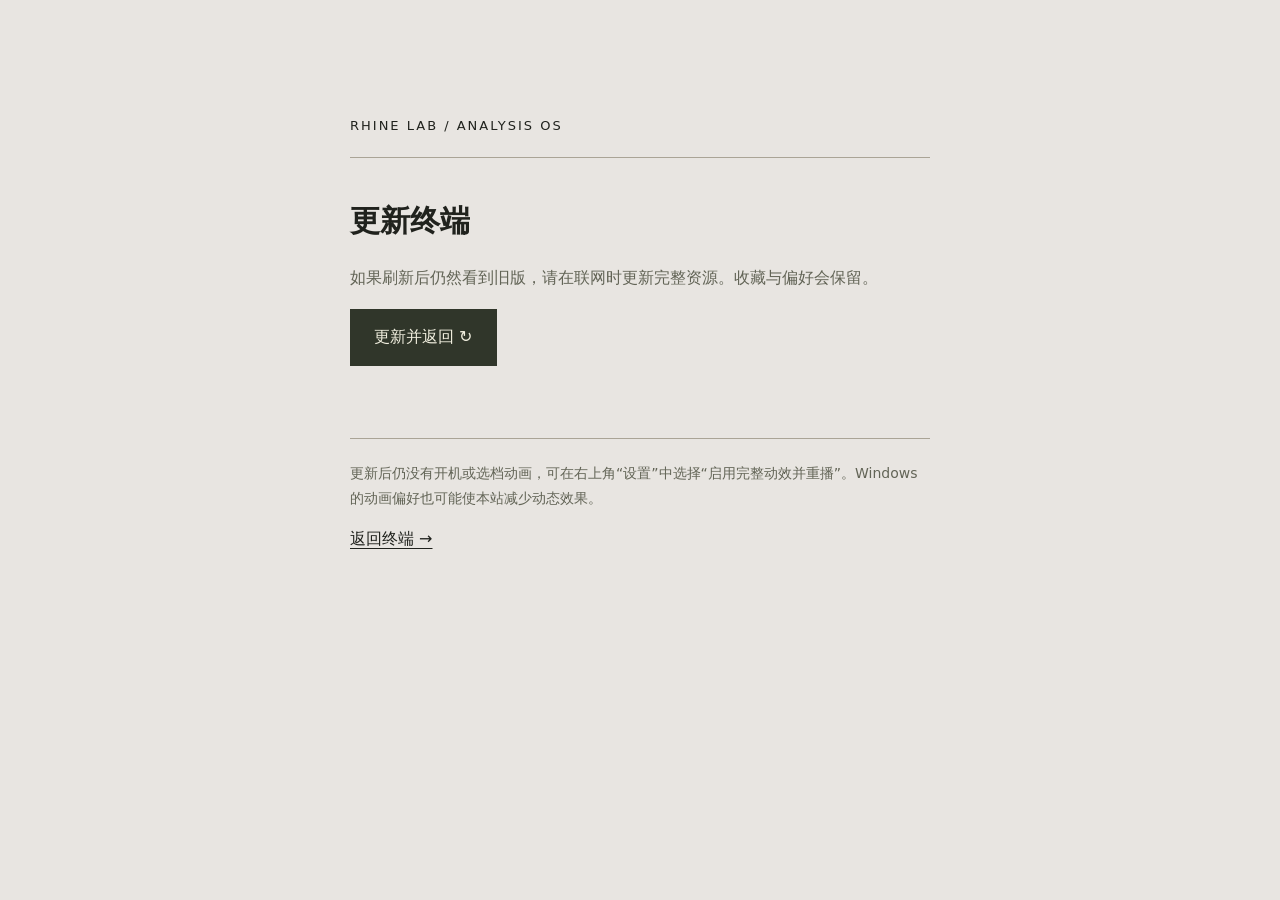
<file: update.html>
<!doctype html>
<html lang="zh-CN">
<head>
  <meta charset="utf-8">
  <meta name="viewport" content="width=device-width, initial-scale=1, viewport-fit=cover">
  <meta name="theme-color" content="#e8e5e1">
  <title>更新终端 · Rhine Lab</title>
  <style>
    * { box-sizing: border-box; }
    body { margin: 0; padding: max(24px, env(safe-area-inset-top)) max(24px, env(safe-area-inset-right)) max(24px, env(safe-area-inset-bottom)) max(24px, env(safe-area-inset-left)); background: #e8e5e1; color: #20221d; font: 16px/1.8 "MiSans", "PingFang SC", "Microsoft YaHei", system-ui, sans-serif; }
    main { max-width: 580px; margin: 10vh auto; }
    .brand { font-size: 13px; letter-spacing: 2px; border-bottom: 1px solid #aaa496; padding-bottom: 20px; }
    h1 { font-size: 30px; font-weight: 600; margin: 36px 0 16px; }
    p { color: #626456; }
    button { border: 0; background: #30362a; color: #f1efdf; padding: 14px 24px; min-height: 48px; font: inherit; cursor: pointer; }
    button:disabled { opacity: .65; cursor: wait; }
    a { color: inherit; text-underline-offset: 4px; }
    #status { min-height: 2em; margin: 20px 0; }
    .help { font-size: 14px; border-top: 1px solid #aaa496; padding-top: 22px; }
  </style>
</head>
<body>
  <main>
    <div class="brand">RHINE LAB / ANALYSIS OS</div>
    <h1>更新终端</h1>
    <p>如果刷新后仍然看到旧版，请在联网时更新完整资源。收藏与偏好会保留。</p>
    <button id="update">更新并返回 ↻</button>
    <p id="status" role="status" aria-live="polite"></p>
    <p class="help">更新后仍没有开机或选档动画，可在右上角“设置”中选择“启用完整动效并重播”。Windows 的动画偏好也可能使本站减少动态效果。</p>
    <a href="./">返回终端 →</a>
  </main>
  <script src="./update.js"></script>
</body>
</html>
</file>
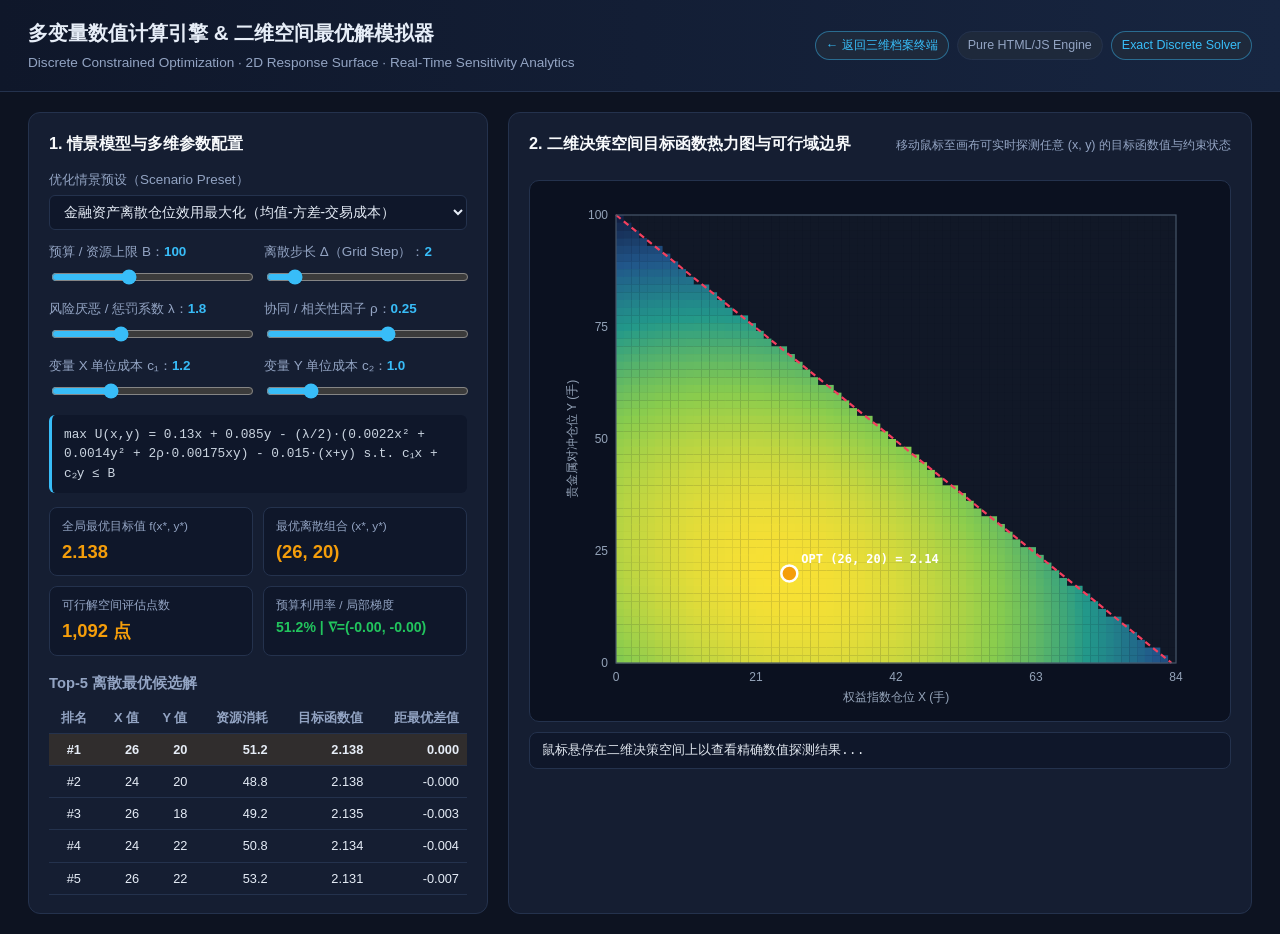
<file: demo/optimizer.html>
<!DOCTYPE html>
<html lang="zh-CN">
<head>
  <meta charset="UTF-8" />
  <meta name="viewport" content="width=device-width, initial-scale=1.0" />
  <title>多变量数值计算引擎与二维空间最优解模拟器</title>
  <link rel="stylesheet" href="optimizer.css" />
</head>
<body>
  <header class="topbar">
    <div>
      <h1>多变量数值计算引擎 &amp; 二维空间最优解模拟器</h1>
      <p class="subtitle">Discrete Constrained Optimization · 2D Response Surface · Real-Time Sensitivity Analytics</p>
    </div>
    <div class="badge-group">
      <a class="badge accent" href="../index.html?file=X-004" style="text-decoration:none;">← 返回三维档案终端</a>
      <span class="badge">Pure HTML/JS Engine</span>
      <span class="badge accent">Exact Discrete Solver</span>
    </div>
  </header>

  <main class="layout">
    <section class="panel controls">
      <h2>1. 情景模型与多维参数配置</h2>

      <label class="field">
        <span>优化情景预设（Scenario Preset）</span>
        <select id="scenarioSelect">
          <option value="portfolio">金融资产离散仓位效用最大化（均值-方差-交易成本）</option>
          <option value="production">复杂离散条件多要素产出与边际利润最优化</option>
          <option value="grid">量化网格交易参数二维寻优（步长 × 仓位档位）</option>
        </select>
      </label>

      <div class="control-grid">
        <label class="field">
          <span>预算 / 资源上限 B：<strong id="valBudget">100</strong></span>
          <input type="range" id="paramBudget" min="40" max="200" step="5" value="100" />
        </label>

        <label class="field">
          <span>离散步长 Δ（Grid Step）：<strong id="valStep">2</strong></span>
          <input type="range" id="paramStep" min="1" max="10" step="1" value="2" />
        </label>

        <label class="field">
          <span>风险厌恶 / 惩罚系数 λ：<strong id="valLambda">1.8</strong></span>
          <input type="range" id="paramLambda" min="0.2" max="5.0" step="0.2" value="1.8" />
        </label>

        <label class="field">
          <span>协同 / 相关性因子 ρ：<strong id="valRho">0.25</strong></span>
          <input type="range" id="paramRho" min="-0.60" max="0.80" step="0.05" value="0.25" />
        </label>

        <label class="field">
          <span>变量 X 单位成本 c₁：<strong id="valC1">1.2</strong></span>
          <input type="range" id="paramC1" min="0.5" max="3.0" step="0.1" value="1.2" />
        </label>

        <label class="field">
          <span>变量 Y 单位成本 c₂：<strong id="valC2">1.0</strong></span>
          <input type="range" id="paramC2" min="0.5" max="3.0" step="0.1" value="1.0" />
        </label>
      </div>

      <div class="formula-box" id="formulaBox"></div>

      <div class="kpi-grid">
        <div class="kpi-card">
          <div class="kpi-label">全局最优目标值 f(x*, y*)</div>
          <div class="kpi-value" id="optVal">--</div>
        </div>
        <div class="kpi-card">
          <div class="kpi-label">最优离散组合 (x*, y*)</div>
          <div class="kpi-value" id="optXY">--</div>
        </div>
        <div class="kpi-card">
          <div class="kpi-label">可行解空间评估点数</div>
          <div class="kpi-value" id="feasibleCount">--</div>
        </div>
        <div class="kpi-card">
          <div class="kpi-label">预算利用率 / 局部梯度</div>
          <div class="kpi-value small" id="optMeta">--</div>
        </div>
      </div>

      <h3>Top-5 离散最优候选解</h3>
      <table class="rank-table">
        <thead>
          <tr>
            <th>排名</th>
            <th>X 值</th>
            <th>Y 值</th>
            <th>资源消耗</th>
            <th>目标函数值</th>
            <th>距最优差值</th>
          </tr>
        </thead>
        <tbody id="topTableBody"></tbody>
      </table>
    </section>

    <section class="panel viewport">
      <div class="viewport-header">
        <h2>2. 二维决策空间目标函数热力图与可行域边界</h2>
        <span class="hint">移动鼠标至画布可实时探测任意 (x, y) 的目标函数值与约束状态</span>
      </div>
      <div class="canvas-wrap">
        <canvas id="surfaceCanvas" width="640" height="520"></canvas>
      </div>
      <div class="probe-bar" id="probeBar">鼠标悬停在二维决策空间上以查看精确数值探测结果...</div>
    </section>
  </main>

  <script src="optimizer.js"></script>
</body>
</html>
</file>
<file: demo/optimizer.css>
:root {
  --bg: #0d1321;
  --panel: #151e32;
  --border: #24324d;
  --text: #e6edf7;
  --muted: #93a4c3;
  --accent: #38bdf8;
  --gold: #f59e0b;
  --green: #22c55e;
}

* { box-sizing: border-box; }

body {
  margin: 0;
  font-family: -apple-system, BlinkMacSystemFont, "Segoe UI", "Microsoft YaHei", sans-serif;
  background: var(--bg);
  color: var(--text);
  line-height: 1.5;
}

.topbar {
  display: flex;
  justify-content: space-between;
  align-items: center;
  padding: 18px 28px;
  border-bottom: 1px solid var(--border);
  background: linear-gradient(90deg, #0f172a, #172540);
}

.topbar h1 { margin: 0; font-size: 1.28rem; }
.subtitle { margin: 4px 0 0; font-size: 0.85rem; color: var(--muted); }

.badge-group { display: flex; gap: 8px; }
.badge {
  padding: 4px 10px;
  border-radius: 999px;
  font-size: 0.78rem;
  background: #1e293b;
  border: 1px solid var(--border);
  color: var(--muted);
}
.badge.accent { color: var(--accent); border-color: rgba(56, 189, 248, 0.45); }

.layout {
  display: grid;
  grid-template-columns: minmax(360px, 460px) 1fr;
  gap: 20px;
  padding: 20px 28px;
  max-width: 1440px;
  margin: 0 auto;
}

@media (max-width: 980px) {
  .layout { grid-template-columns: 1fr; }
}

.panel {
  background: var(--panel);
  border: 1px solid var(--border);
  border-radius: 12px;
  padding: 18px 20px;
}

.panel h2 { margin: 0 0 14px; font-size: 1.02rem; color: #f8fafc; }
.panel h3 { margin: 16px 0 8px; font-size: 0.92rem; color: var(--muted); }

.control-grid {
  display: grid;
  grid-template-columns: 1fr 1fr;
  gap: 12px;
  margin-top: 12px;
}

.field {
  display: flex;
  flex-direction: column;
  gap: 5px;
  font-size: 0.84rem;
  color: var(--muted);
}

.field strong { color: var(--accent); }

select, input[type="range"] {
  width: 100%;
  accent-color: var(--accent);
}

select {
  background: #0f172a;
  color: var(--text);
  border: 1px solid var(--border);
  border-radius: 6px;
  padding: 8px 10px;
  font-size: 0.86rem;
}

.formula-box {
  margin-top: 14px;
  padding: 10px 12px;
  background: #0f172a;
  border-left: 3px solid var(--accent);
  border-radius: 6px;
  font-family: "Consolas", monospace;
  font-size: 0.8rem;
  color: #cbd5e1;
}

.kpi-grid {
  display: grid;
  grid-template-columns: 1fr 1fr;
  gap: 10px;
  margin-top: 14px;
}

.kpi-card {
  background: #0f172a;
  border: 1px solid var(--border);
  border-radius: 8px;
  padding: 10px 12px;
}

.kpi-label { font-size: 0.74rem; color: var(--muted); }
.kpi-value { font-size: 1.15rem; font-weight: 700; color: var(--gold); margin-top: 2px; }
.kpi-value.small { font-size: 0.88rem; color: var(--green); }

.rank-table {
  width: 100%;
  border-collapse: collapse;
  font-size: 0.8rem;
}

.rank-table th, .rank-table td {
  padding: 6px 8px;
  border-bottom: 1px solid var(--border);
  text-align: right;
}

.rank-table th:first-child, .rank-table td:first-child { text-align: center; }
.rank-table th { color: var(--muted); font-weight: 600; }
.rank-table tbody tr:first-child { background: rgba(245, 158, 11, 0.12); font-weight: 600; }

.viewport-header {
  display: flex;
  justify-content: space-between;
  align-items: baseline;
  flex-wrap: wrap;
  gap: 8px;
}

.hint { font-size: 0.78rem; color: var(--muted); }

.canvas-wrap {
  margin-top: 10px;
  display: flex;
  justify-content: center;
  background: #0b1120;
  border: 1px solid var(--border);
  border-radius: 10px;
  padding: 10px;
}

canvas { max-width: 100%; height: auto; cursor: crosshair; }

.probe-bar {
  margin-top: 10px;
  padding: 8px 12px;
  background: #0f172a;
  border: 1px solid var(--border);
  border-radius: 8px;
  font-family: "Consolas", monospace;
  font-size: 0.82rem;
  color: #e2e8f0;
}
</file>
